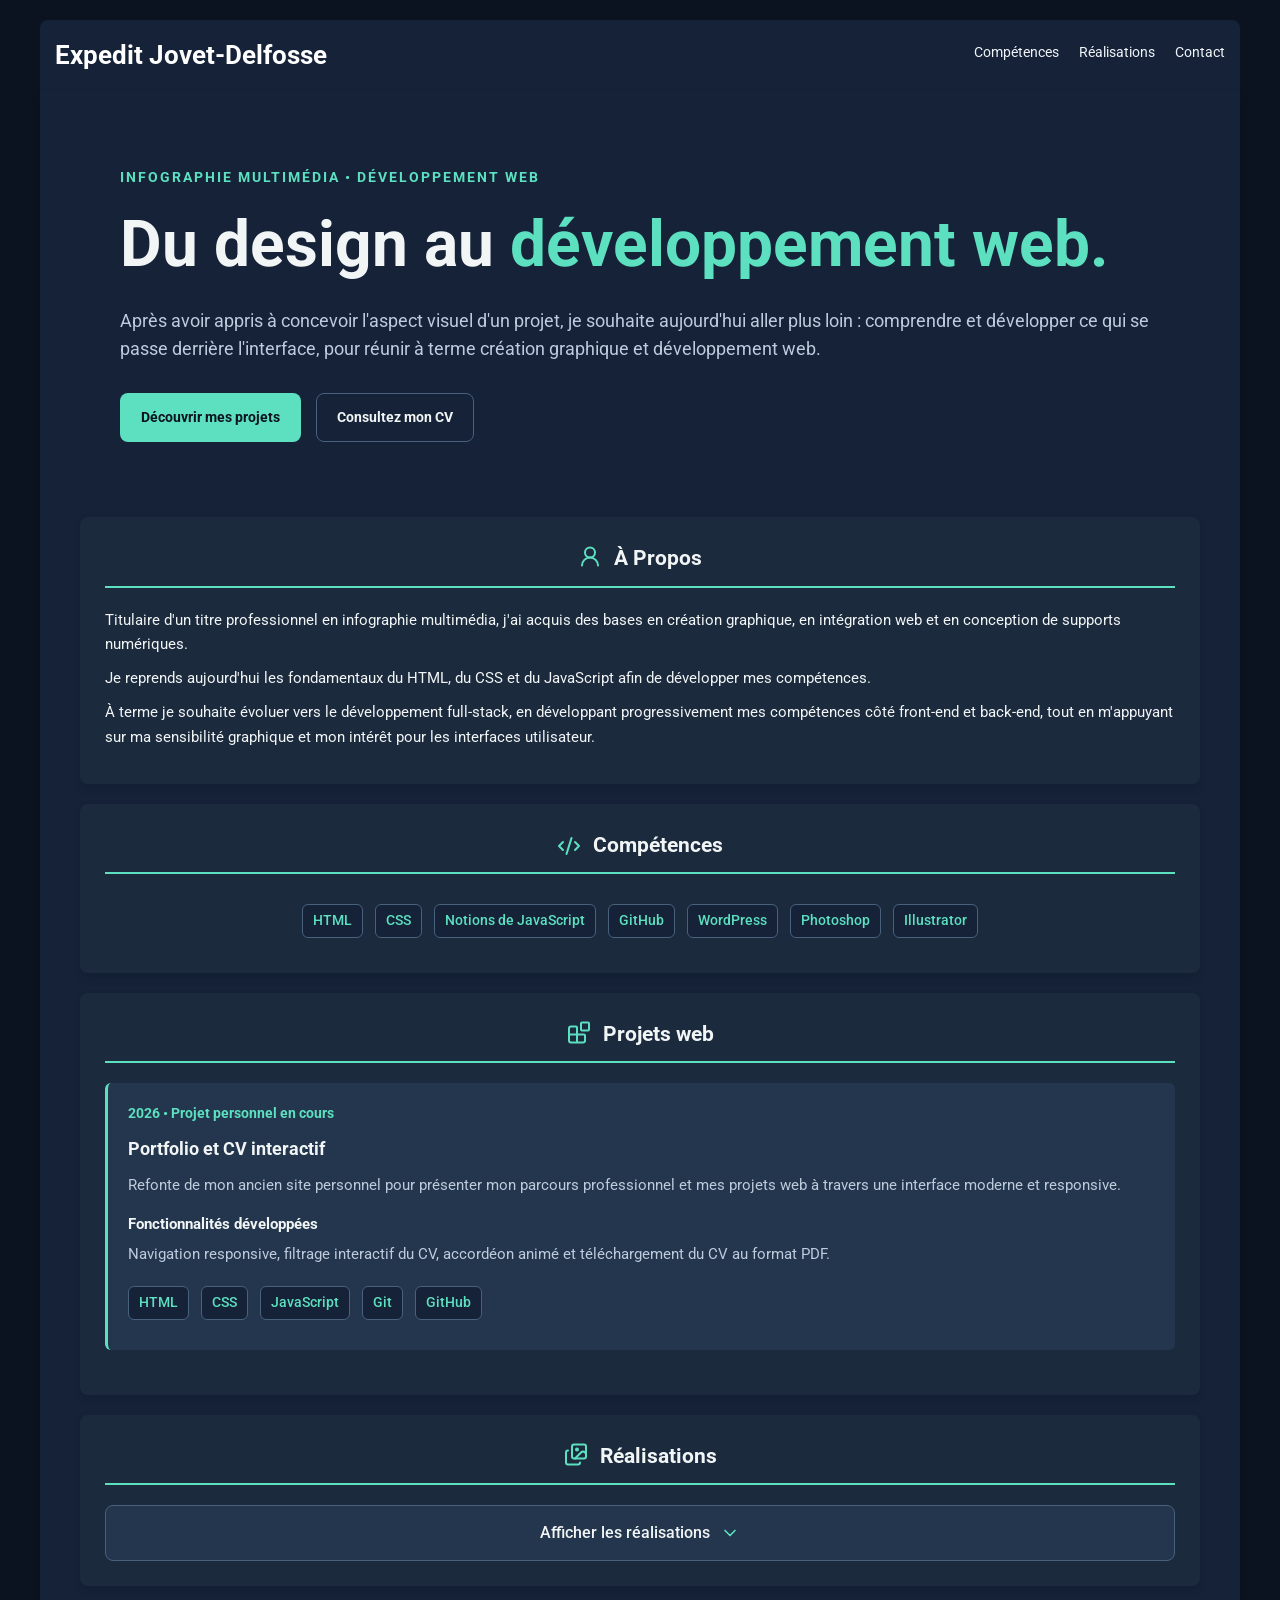
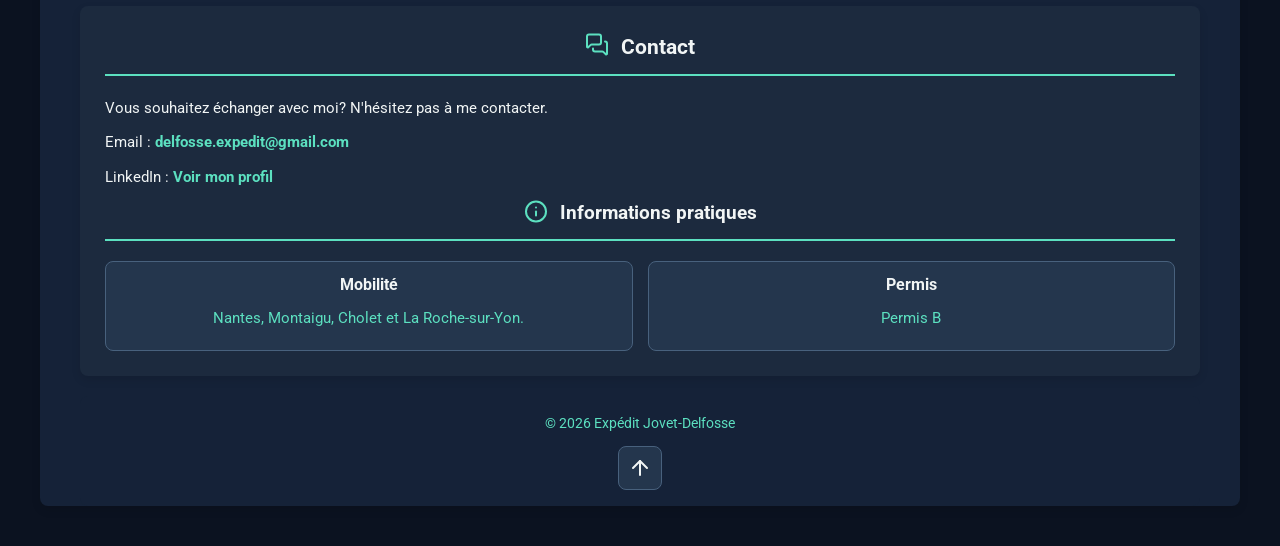
<file: index.html>
<!DOCTYPE html>
<html lang="fr">
<head>
  <meta charset="UTF-8">
  <meta name="viewport" content="width=device-width, initial-scale=1.0">
  <title>Portfolio - Expédit Jovet-Delfosse</title>
  <link rel="stylesheet" href="styles.css">
  <script src="portfolio.js" defer></script>
  <link rel="preconnect" href="https://fonts.googleapis.com">
  <link rel="preconnect" href="https://fonts.gstatic.com" crossorigin>
  <link href="https://fonts.googleapis.com/css2?family=Roboto:wght@300;400;700&display=swap" rel="stylesheet">
</head>

<body class="portfolio-page">

  <header id="up" class="header">
        <div class="header-inner">
          <h1 class="title">Expedit Jovet-Delfosse</h1>

      <nav class="site-nav" aria-label="Navigation principale">
      <a href="#competences-title">Compétences</a>
      <a href="#realisations-title">Réalisations</a>
      <a href="#contact-title">Contact</a>
      </nav>
        </div>
  </header>

  <div class="container">

    <main class="main-content" aria-label="Contenu principal">

      <section class="hero" aria-labelledby="hero-title">
        <p class="hero-eyebrow">
          INFOGRAPHIE MULTIMÉDIA • DÉVELOPPEMENT WEB
        </p>

        <h2 id="hero-title">
          Du design au <span>développement web.</span>
        </h2>

        <p class="hero-description">
          Après avoir appris à concevoir l'aspect visuel d'un projet, je souhaite aujourd'hui aller plus loin : comprendre et développer ce qui se passe derrière l'interface, pour réunir à terme création graphique et développement web.
        </p>

        <div class="hero-actions">
          <a class="hero-button hero-button-primary" href="#projets-title">
            Découvrir mes projets
          </a>

          <a class="hero-button hero-button-secondary" href="cv.html">
            Consultez mon CV
          </a>
        </div>
      </section>

      <section class="section" aria-labelledby="apropos-title">
        <h2 id="apropos-title" class="section-title-icon">
          <svg xmlns="http://www.w3.org/2000/svg"
          width="24"
          height="24"
          viewBox="0 0 24 24"
          fill="none"
          stroke="currentColor"
          stroke-width="2"
          stroke-linecap="round"
          stroke-linejoin="round"
          aria-hidden="true"
          focusable="false"
          class="lucide lucide-user-round preview-icon">
          <circle cx="12" cy="8" r="5"/>
          <path d="M20 21a8 8 0 0 0-16 0"/>
        </svg>
          À Propos</h2>
        <p>
          Titulaire d'un titre professionnel en infographie multimédia, j'ai acquis des bases en création graphique, en intégration web et en conception de supports numériques.
        </p>
        <p>
          Je reprends aujourd'hui les fondamentaux du HTML, du CSS et du JavaScript afin de développer mes compétences.
        </p>
        <p>
          À terme je souhaite évoluer vers le développement full-stack, en développant progressivement mes compétences côté front-end et back-end, tout en m'appuyant sur ma sensibilité graphique et mon intérêt pour les interfaces utilisateur.
        </p>
      </section>
      <section class="section" aria-labelledby="competences-title">
        <h2 id="competences-title" class="section-title-icon">
          <svg xmlns="http://www.w3.org/2000/svg"
          width="24"
          height="24"
          viewBox="0 0 24 24"
          fill="none"
          stroke="currentColor"
          stroke-width="2"
          stroke-linecap="round"
          stroke-linejoin="round"
          aria-hidden="true"
          focusable="false"
          class="lucide lucide-code-xml">
          <path d="m18 16 4-4-4-4"/>
          <path d="m6 8-4 4 4 4"/>
          <path d="m14.5 4-5 16"/>
        </svg>
          Compétences</h2>

        <div class="skills" role="list">
        <span class="skill" role="listitem">HTML</span>
        <span class="skill" role="listitem">CSS</span>
        <span class="skill" role="listitem">Notions de JavaScript</span>
        <span class="skill" role="listitem">GitHub</span>
        <span class="skill" role="listitem">WordPress</span>
        <span class="skill" role="listitem">Photoshop</span>
        <span class="skill" role="listitem">Illustrator</span>
      </div>
      </section>


      <section class="section" aria-labelledby="projets-title">
        <h2 id="projets-title" class="section-title-icon">
          <svg xmlns="http://www.w3.org/2000/svg"
          width="24"
          height="24"
          viewBox="0 0 24 24"
          fill="none"
          stroke="currentColor"
          stroke-width="2"
          stroke-linecap="round"
          stroke-linejoin="round"
          aria-hidden="true"
          focusable="false"
          class="lucide lucide-blocks">
          <path d="M10 22V7a1 1 0 0 0-1-1H4a2 2 0 0 0-2 2v12a2 2 0 0 0 2 2h12a2 2 0 0 0 2-2v-5a1 1 0 0 0-1-1H2"/>
          <rect x="14" y="2" width="8" height="8" rx="1"/>
        </svg>
        Projets web</h2>

      <article class="realisation-card projet-card">
        <p class="realisation-date">2026 • Projet personnel en cours</p>

        <h3>Portfolio et CV interactif</h3>

        <p>Refonte de mon ancien site personnel pour présenter mon parcours professionnel et mes projets web à travers une interface moderne et responsive.</p>

        <h4>Fonctionnalités développées</h4>
        <p>Navigation responsive, filtrage interactif du CV, accordéon animé et téléchargement du CV au format PDF.</p>

        <div class="skills projet-technologies">
          <span class="skill">HTML</span>
          <span class="skill">CSS</span>
          <span class="skill">JavaScript</span>
          <span class="skill">Git</span>
          <span class="skill">GitHub</span>
        </div>
      </article>
      </section>

      <section class="section" aria-labelledby="realisations-title">
        <h2 id="realisations-title" class="section-title-icon">
          <svg xmlns="http://www.w3.org/2000/svg"
          width="24"
          height="24"
          viewBox="0 0 24 24"
          fill="none"
          stroke="currentColor"
          stroke-width="2"
          stroke-linecap="round"
          stroke-linejoin="round"
          aria-hidden="true"
          focusable="false"
          class="lucide lucide-images">
          <path d="m22 11-1.296-1.296a2.4 2.4 0 0 0-3.408 0L11 16"/>
          <path d="M4 8a2 2 0 0 0-2 2v10a2 2 0 0 0 2 2h10a2 2 0 0 0 2-2"/>
          <circle cx="13" cy="7" r="1" fill="currentColor"/>
          <rect x="8" y="2" width="14" height="14" rx="2"/>
        </svg>
          Réalisations</h2>

        <div class="realisations-accordion">
          <button
            type="button"
            class="realisations-toggle"
            aria-expanded="false"
            aria-controls="realisations-content">

            Afficher les réalisations
            <svg xmlns="http://www.w3.org/2000/svg" width="24" height="24" viewBox="0 0 24 24" fill="none" stroke="currentColor" stroke-width="2" stroke-linecap="round" stroke-linejoin="round" class="lucide lucide-chevron-down" aria-hidden="true" focusable="false"><path d="m6 9 6 6 6-6"/></svg>
          </button>

          <div id="realisations-content" class="realisations-content">
            <div class="realisations-content-inner">

        <article class="realisation-card">
          <p class="realisation-date">2018 • Projet graphique non commercialisé</p>

          <h3>Création d'une étiquette de bière - Projet Middle-earth Enterprises</h3>

          <p>
            Conception graphique d'une étiquette de bière dans le cadre d'un projet collaboratif à but non lucratif, finalement non exploité.
          </p>
        </article>

        <article class="realisation-card">
          <p class="realisation-date">2014 • Réalisation graphique et numérique</p>
          <h3>Application mobile d'apprentissage du Sindarin - Encom</h3>
          <p>Participation à la conception graphique d'une application mobile dédiée à l'apprentissage du Sindarin, une langue elfique de l'univers de Tolkien.</p>
          <p>Création d'éléments graphiques sous Photoshop, mise en page, intégration et disposition des textes au sein de l'interface.</p>
        </article>

        <article class="realisation-card">
          <p class="realisation-date">2014 • Réalisation web</p>

          <h3>Site vitrine - Addon's Informatique</h3>

          <p>Participation à la conception graphique et à l'intégration d'un site vitrine.</p>
        </article>

            </div>
          </div>
        </div>
      </section>

      <section class="section contact" aria-labelledby="contact-title">
        <h2 id="contact-title" class="section-title-icon">
          <svg xmlns="http://www.w3.org/2000/svg"
          width="24"
          height="24"
          viewBox="0 0 24 24"
          fill="none"
          stroke="currentColor"
          stroke-width="2"
          stroke-linecap="round"
          stroke-linejoin="round"
          aria-hidden="true"
          focusable="false"
          class="lucide lucide-messages-square">
          <path d="M16 10a2 2 0 0 1-2 2H6.828a2 2 0 0 0-1.414.586l-2.202 2.202A.71.71 0 0 1 2 14.286V4a2 2 0 0 1 2-2h10a2 2 0 0 1 2 2z"/>
          <path d="M20 9a2 2 0 0 1 2 2v10.286a.71.71 0 0 1-1.212.502l-2.202-2.202A2 2 0 0 0 17.172 19H10a2 2 0 0 1-2-2v-1"/>
        </svg>
          Contact</h2>

        <p>Vous souhaitez échanger avec moi? N'hésitez pas à me contacter.</p>

        <p>Email :
        <a href="mailto:delfosse.expedit@gmail.com">delfosse.expedit@gmail.com</a>
        </p>

        <p>LinkedIn :
          <a href="https://www.linkedin.com/in/expedit-jd"
          target="_blank"
          rel="noopener noreferrer">

          Voir mon profil
          </a>
        </p>

        <div class="contact-info">
          <h3 id="infos-title" class="section-title-icon">
            <svg xmlns="http://www.w3.org/2000/svg"
            width="24"
            height="24"
            viewBox="0 0 24 24"
            fill="none"
            stroke="currentColor"
            stroke-width="2"
            stroke-linecap="round"
            stroke-linejoin="round"
            class="lucide lucide-info"
            aria-hidden="true"
            focusable="false">
            <circle cx="12" cy="12" r="10"/>
            <path d="M12 16v-4"/>
            <path d="M12 8h.01"/>
          </svg>
          Informations pratiques</h3>

          <div class="info-grid">
            <div class="info-item">
              <span class="info-label">Mobilité</span>
                <p class="info-mobility">Nantes, Montaigu, Cholet et La Roche-sur-Yon.</p>
            </div>

            <div class="info-item">
              <span class="info-label">Permis</span>
              <p class="info-mobility">Permis B</p>
            </div>
          </div>
        </div>
      </section>
      <footer class="footer" role="contentinfo">
        <p>© 2026 Expédit Jovet-Delfosse</p>

        <a href="#up" class="back-to-top" aria-label="Retour en haut de page">
  <svg xmlns="http://www.w3.org/2000/svg"
       width="24"
       height="24"
       viewBox="0 0 24 24"
       fill="none"
       stroke="currentColor"
       stroke-width="2"
       stroke-linecap="round"
       stroke-linejoin="round"
       aria-hidden="true"
       focusable="false">
    <line x1="12" y1="19" x2="12" y2="5"/>
    <polyline points="5 12 12 5 19 12"/>
  </svg>
</a>
      </footer>
    </main>
  </div>
</body>
</html>
</file>
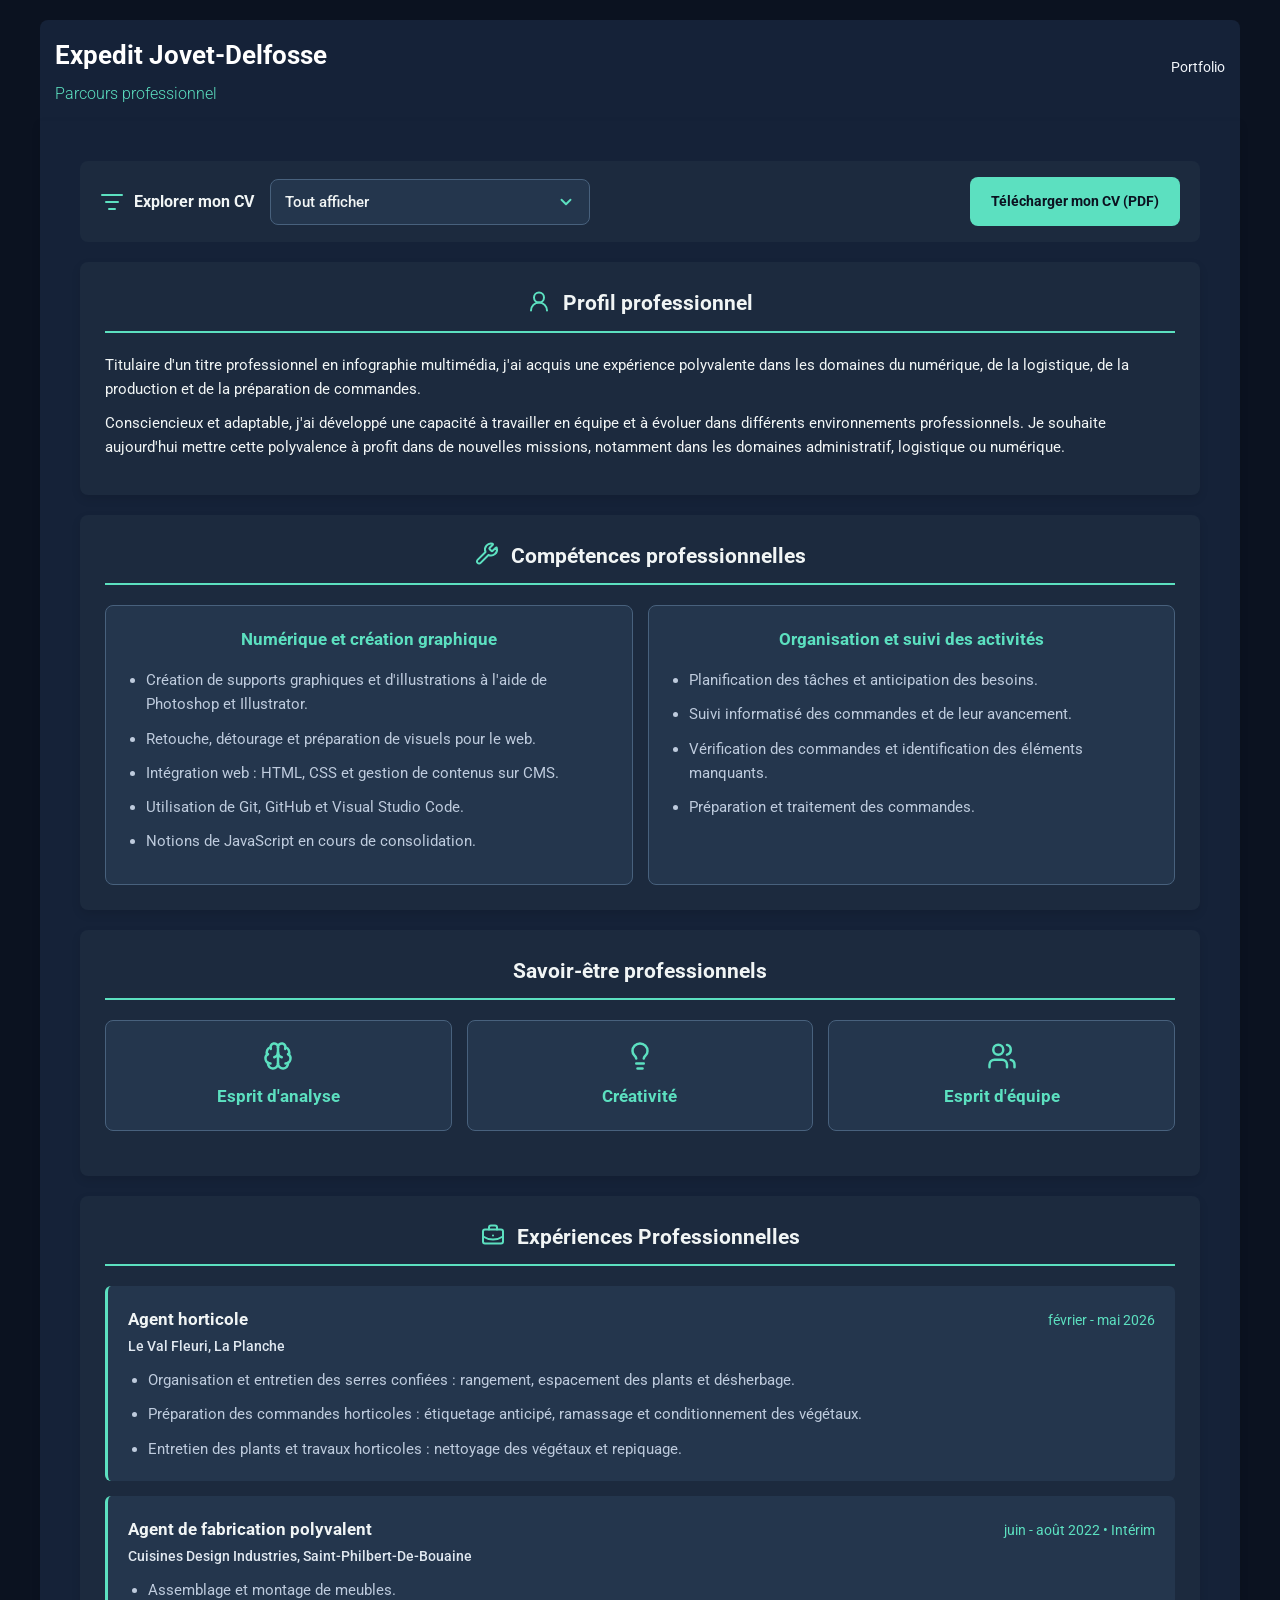
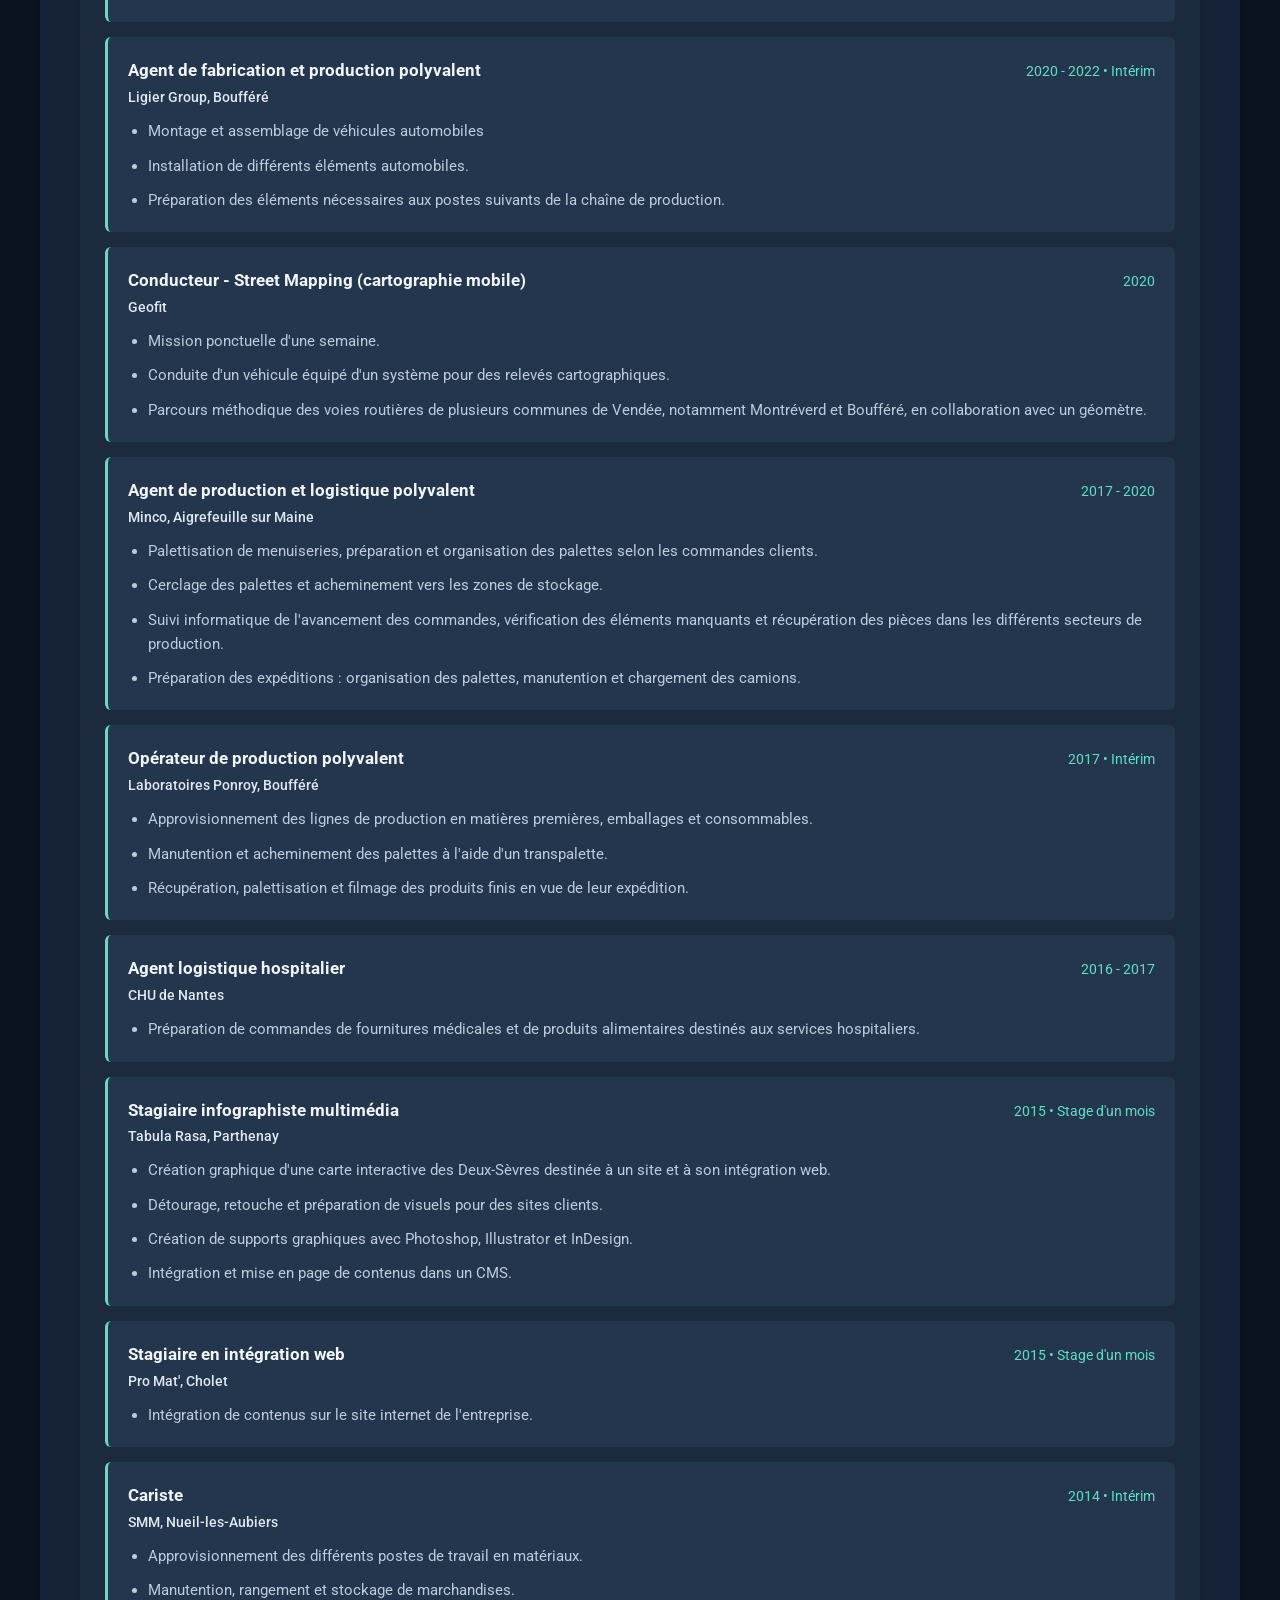
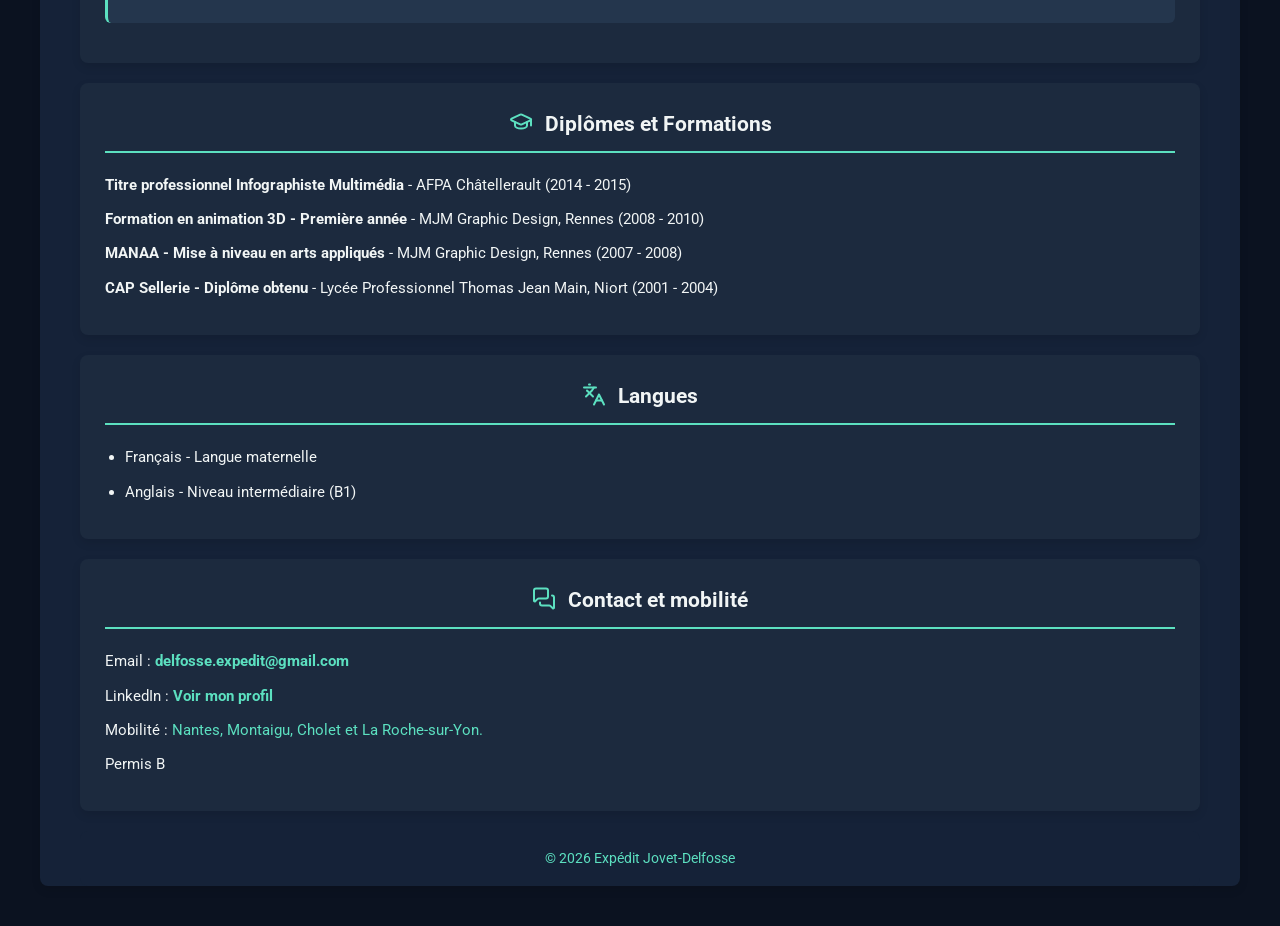
<file: cv.html>
<!DOCTYPE html>
<html lang="fr">
    <head>
        <meta charset="UTF-8">
        <meta name="viewport" content="width=device-width, initial-scale=1.0">
        <title>CV professionnel | Expedit Jovet-Delfosse</title>
        <link rel="stylesheet" href="styles.css">
        <script src="cv.js" defer></script>
        <link rel="preconnect" href="https://fonts.googleapis.com">
        <link rel="preconnect" href="https://fonts.gstatic.com" crossorigin>
        <link href="https://fonts.googleapis.com/css2?family=Roboto:wght@300;400;700&display=swap" rel="stylesheet">
    </head>

    <body class="cv-page">
        <header id="up" class="header">
            <div class="header-inner">
                <div class="header-identity">
                  <h1 class="title">Expedit Jovet-Delfosse</h1>
                  <p class="subtitle">Parcours professionnel</p>
                </div>
                <nav class="site-nav" aria-label="Navigation du CV">
                  <a href="index.html">Portfolio</a>
                </nav>
            </div>
        </header>

        <div class="container">
            <main class="main-content" >
                <div class="cv-filter">
                    <div class="cv-filter-controls">
                        <label for="cv-section-select">
                            <svg xmlns="http://www.w3.org/2000/svg"
                                 width="24"
                                 height="24"
                                 viewBox="0 0 24 24"
                                 fill="none"
                                 stroke="currentColor"
                                 stroke-width="2"
                                 stroke-linecap="round"
                                 stroke-linejoin="round"
                                 aria-hidden="true"
                                 focusable="false"
                                 class="lucide lucide-list-filter">
                                <path d="M2 5h20"/>
                                <path d="M6 12h12"/>
                                <path d="M9 19h6"/>
                            </svg>
                            Explorer mon CV
                        </label>

                        <select name="cv-section" id="cv-section-select">
                            <option value="all">Tout afficher</option>
                            <option value="profil">Profil professionnel</option>
                            <option value="competences">Compétences &amp; savoir-être</option>
                            <option value="experiences">Expériences pro.</option>
                            <option value="formations">Formations et langues</option>
                            <option value="contact">Contact et mobilité</option>
                        </select>
                    </div>

                    <a href="documents/CV_Expedit_Jovet-Delfosse.pdf" class="hero-button hero-button-primary cv-download" download>
                        Télécharger mon CV (PDF)
                    </a>
                </div>

                <section class="section" aria-labelledby="parcours-title" data-cv-section="profil">
                  <h2 id="parcours-title" class="section-title-icon">
                    <svg xmlns="http://www.w3.org/2000/svg" width="24" height="24" viewBox="0 0 24 24" fill="none" stroke="currentColor" stroke-width="2" stroke-linecap="round" stroke-linejoin="round" class="lucide lucide-user-round" aria-hidden="true" focusable="false"><circle cx="12" cy="8" r="5"/><path d="M20 21a8 8 0 0 0-16 0"/></svg>
                    Profil professionnel</h2>
                  <p>
                    Titulaire d'un titre professionnel en infographie multimédia, j'ai acquis une expérience polyvalente dans les domaines du numérique, de la logistique, de la production et de la préparation de commandes.
                  </p>
                  <p>
                    Consciencieux et adaptable, j'ai développé une capacité à travailler en équipe et à évoluer dans différents environnements professionnels. Je souhaite aujourd'hui mettre cette polyvalence à profit dans de nouvelles missions, notamment dans les domaines administratif, logistique ou numérique.
                  </p>
                </section>

                <section class="section" aria-labelledby="competences-pro-title" data-cv-section="competences">
        <h2 id="competences-pro-title" class="section-title-icon">
            <svg xmlns="http://www.w3.org/2000/svg" width="24" height="24" viewBox="0 0 24 24" fill="none" stroke="currentColor" stroke-width="2" stroke-linecap="round" stroke-linejoin="round" class="lucide lucide-wrench" aria-hidden="true" focusable="false"><path d="M14.7 6.3a1 1 0 0 0 0 1.4l1.6 1.6a1 1 0 0 0 1.4 0l3.106-3.105c.32-.322.863-.22.983.218a6 6 0 0 1-8.259 7.057l-7.91 7.91a1 1 0 0 1-2.999-3l7.91-7.91a6 6 0 0 1 7.057-8.259c.438.12.54.662.219.984z"/></svg>
            <span>Compétences professionnelles</span></h2>

        <div class="competences-pro-grid">
            <div class="competence-pro-card">
        <h3>Numérique et création graphique</h3>
        <ul>
            <li>Création de supports graphiques et d'illustrations à l'aide de Photoshop et Illustrator.</li>
            <li>Retouche, détourage et préparation de visuels pour le web.</li>
            <li>Intégration web : HTML, CSS et gestion de contenus sur CMS.</li>
            <li>Utilisation de Git, GitHub et Visual Studio Code.</li>
            <li>Notions de JavaScript en cours de consolidation.</li>
        </ul>
        </div>

        <div class="competence-pro-card">
        <h3>Organisation et suivi des activités</h3>
        <ul>
            <li>Planification des tâches et anticipation des besoins.</li>
            <li>Suivi informatisé des commandes et de leur avancement.</li>
            <li>Vérification des commandes et identification des éléments manquants.</li>
            <li>Préparation et traitement des commandes.</li>
        </ul>
        </div>
        </div>
      </section>

      <section class="section" aria-labelledby="softskills-cv-title" data-cv-section="competences">
  <h2 id="softskills-cv-title">Savoir-être professionnels</h2>

  <div class="softskills-grid">
    <article class="softskill-card">
        <svg xmlns="http://www.w3.org/2000/svg"
        width="24"
        height="24"
        viewBox="0 0 24 24"
        fill="none"
        stroke="currentColor"
        stroke-width="2"
        stroke-linecap="round"
        stroke-linejoin="round"
        aria-hidden="true"
        focusable="false"
        class="lucide lucide-brain"
        >
        <path d="M12 18V5"/>
        <path d="M15 13a4.17 4.17 0 01-3-4 4.17 4.17 0 01-3 4"/>
        <path d="M17.707 6.294A3 3 0 1012 5a3 3 0 10-5.707 1.294"/>
        <path d="M17.996 5.125a4 4 0 012.526 5.77"/>
        <path d="M18 18a4 4 0 002-7.465"/>
        <path d="M19.967 17.482a4 4 0 11-7.967.517 4 4 0 11-7.967-.517"/>
        <path d="M6 18a4 4 0 01-2-7.465"/>
        <path d="M6.004 5.125a4 4 0 00-2.526 5.77"/>
    </svg>

      <h3>Esprit d'analyse</h3>
    </article>

    <article class="softskill-card">
        <svg xmlns="http://www.w3.org/2000/svg"
        width="24"
        height="24"
        viewBox="0 0 24 24"
        fill="none"
        stroke="currentColor"
        stroke-width="2"
        stroke-linecap="round"
        stroke-linejoin="round"
        class="lucide lucide-lightbulb"
        aria-hidden="true"
        focusable="false"
        >
        <path d="M15 14c.2-1 .7-1.7 1.5-2.5 1-.9 1.5-2.2 1.5-3.5A6 6 0 0 0 6 8c0 1 .2 2.2 1.5 3.5.7.7 1.3 1.5 1.5 2.5"/>
        <path d="M9 18h6"/>
        <path d="M10 22h4"/>
    </svg>

      <h3>Créativité</h3>
    </article>

    <article class="softskill-card">
        <svg xmlns="http://www.w3.org/2000/svg"
        width="24"
        height="24"
        viewBox="0 0 24 24"
        fill="none"
        stroke="currentColor"
        stroke-width="2"
        stroke-linecap="round"
        stroke-linejoin="round"
        class="lucide lucide-users"
        aria-hidden="true"
        focusable="false"
        >
        <path d="M16 21v-2a4 4 0 0 0-4-4H6a4 4 0 0 0-4 4v2"/>
        <path d="M16 3.128a4 4 0 0 1 0 7.744"/>
        <path d="M22 21v-2a4 4 0 0 0-3-3.87"/>
        <circle cx="9" cy="7" r="4"/>
    </svg>

      <h3>Esprit d'équipe</h3>
    </article>
  </div>
</section>

                 <section class="section" aria-labelledby="experience-title" data-cv-section="experiences">
        <h2 id="experience-title" class="section-title-icon">
            <svg xmlns="http://www.w3.org/2000/svg" width="24" height="24" viewBox="0 0 24 24" fill="none" stroke="currentColor" stroke-width="2" stroke-linecap="round" stroke-linejoin="round" class="lucide lucide-briefcase-business" aria-hidden="true" focusable="false"><path d="M12 12h.01"/><path d="M16 6V4a2 2 0 0 0-2-2h-4a2 2 0 0 0-2 2v2"/><path d="M22 13a18.15 18.15 0 0 1-20 0"/><rect width="20" height="14" x="2" y="6" rx="2"/></svg>
            <span>Expériences Professionnelles</span></h2>
        <article class="experience-card">
            <div class="experience-card-heading">
          <h3>Agent horticole</h3>
          <span class="experience-period">février - mai 2026</span>
          </div>
          <p class="experience-employer">Le Val Fleuri, La Planche</p>

          <ul>
            <li>Organisation et entretien des serres confiées : rangement, espacement des plants et désherbage.</li>
            <li>Préparation des commandes horticoles : étiquetage anticipé, ramassage et conditionnement des végétaux.</li>
            <li>Entretien des plants et travaux horticoles : nettoyage des végétaux et repiquage.</li>
          </ul>
        </article>
        <article class="experience-card">
            <div class="experience-card-heading">
            <h3>Agent de fabrication polyvalent</h3>
            <span class="experience-period">juin - août 2022 • Intérim</span>
            </div>
            <p class="experience-employer">Cuisines Design Industries, Saint-Philbert-De-Bouaine</p>
            <ul>
                <li>Assemblage et montage de meubles.</li>
            </ul>
        </article>
        <article class="experience-card">
            <div class="experience-card-heading">
          <h3>Agent de fabrication et production polyvalent</h3>
          <span class="experience-period">2020 - 2022 • Intérim</span>
          </div>
          <p class="experience-employer">Ligier Group, Boufféré</p>
          <ul>
            <li>Montage et assemblage de véhicules automobiles</li>
            <li>Installation de différents éléments automobiles.</li>
            <li>Préparation des éléments nécessaires aux postes suivants de la chaîne de production.</li>
          </ul>
        </article>
        <article class="experience-card">
            <div class="experience-card-heading">
          <h3>Conducteur - Street Mapping (cartographie mobile)</h3>
          <span class="experience-period">2020</span>
          </div>
          <p class="experience-employer">Geofit</p>
          <ul>
            <li>Mission ponctuelle d'une semaine.</li>
            <li>Conduite d'un véhicule équipé d'un système pour des relevés cartographiques.</li>
            <li>Parcours méthodique des voies routières de plusieurs communes de Vendée, notamment Montréverd et Boufféré, en collaboration avec un géomètre.</li>
          </ul>
        </article>
        <article class="experience-card">
            <div class="experience-card-heading">
          <h3>Agent de production et logistique polyvalent</h3>
          <span class="experience-period">2017 - 2020</span>
          </div>
          <p class="experience-employer">Minco, Aigrefeuille sur Maine</p>
          <ul>
            <li>Palettisation de menuiseries, préparation et organisation des palettes selon les commandes clients.</li>
            <li>Cerclage des palettes et acheminement vers les zones de stockage.</li>
            <li>Suivi informatique de l'avancement des commandes, vérification des éléments manquants et récupération des pièces dans les différents secteurs de production.</li>
            <li>Préparation des expéditions : organisation des palettes, manutention et chargement des camions.</li>
          </ul>
        </article>

        <article class="experience-card">
            <div class="experience-card-heading">
          <h3>Opérateur de production polyvalent</h3>
          <span class="experience-period">2017 • Intérim</span>
          </div>
          <p class="experience-employer">Laboratoires Ponroy, Boufféré</p>
          <ul>
            <li>Approvisionnement des lignes de production en matières premières, emballages et consommables. </li>
            <li>Manutention et acheminement des palettes à l'aide d'un transpalette.</li>
            <li>Récupération, palettisation et filmage des produits finis en vue de leur expédition.</li>
          </ul>
        </article>
        <article class="experience-card">
            <div class="experience-card-heading">
          <h3>Agent logistique hospitalier</h3>
          <span class="experience-period">2016 - 2017</span>
          </div>
          <p class="experience-employer">CHU de Nantes</p>
          <ul>
            <li>Préparation de commandes de fournitures médicales et de produits alimentaires destinés aux services hospitaliers.</li>
          </ul>
        </article>
        <article class="experience-card">
            <div class="experience-card-heading">
          <h3>Stagiaire infographiste multimédia</h3>
          <span class="experience-period">2015 • Stage d'un mois</span>
          </div>
          <p class="experience-employer">Tabula Rasa, Parthenay</p>
          <ul>
            <li>Création graphique d'une carte interactive des Deux-Sèvres destinée à un site et à son intégration web.</li>
            <li>Détourage, retouche et préparation de visuels pour des sites clients.</li>
            <li>Création de supports graphiques avec Photoshop, Illustrator et InDesign.</li>
            <li>Intégration et mise en page de contenus dans un CMS.</li>
          </ul>
        </article>
        <article class="experience-card">
            <div class="experience-card-heading">
          <h3>Stagiaire en intégration web</h3>
          <span class="experience-period">2015 • Stage d'un mois</span>
          </div>
          <p class="experience-employer">Pro Mat', Cholet</p>
          <ul>
            <li>Intégration de contenus sur le site internet de l'entreprise.</li>
          </ul>
        </article>

        <article class="experience-card">
            <div class="experience-card-heading">
          <h3>Cariste</h3>
          <span class="experience-period">2014 • Intérim</span>
          </div>
          <p class="experience-employer">SMM, Nueil-les-Aubiers</p>
          <ul>
            <li>Approvisionnement des différents postes de travail en matériaux.</li>
            <li>Manutention, rangement et stockage de marchandises.</li>
          </ul>
        </article>
      </section>

      <section class="section" aria-labelledby="formation-title" data-cv-section="formations">
        <h2 id="formation-title" class="section-title-icon">
            <svg xmlns="http://www.w3.org/2000/svg" width="24" height="24" viewBox="0 0 24 24" fill="none" stroke="currentColor" stroke-width="2" stroke-linecap="round" stroke-linejoin="round" class="lucide lucide-graduation-cap" aria-hidden="true" focusable="false"><path d="M21.42 10.922a1 1 0 0 0-.019-1.838L12.83 5.18a2 2 0 0 0-1.66 0L2.6 9.08a1 1 0 0 0 0 1.832l8.57 3.908a2 2 0 0 0 1.66 0z"/><path d="M22 10v6"/><path d="M6 12.5V16a6 3 0 0 0 12 0v-3.5"/></svg>
            Diplômes et Formations</h2>

        <p><strong>Titre professionnel Infographiste Multimédia</strong> - AFPA Châtellerault (2014 - 2015)</p>

        <p><strong>Formation en animation 3D - Première année</strong> - MJM Graphic Design, Rennes (2008 - 2010)</p>

        <p><strong>MANAA - Mise à niveau en arts appliqués</strong> - MJM Graphic Design, Rennes (2007 - 2008)</p>

        <p><strong>CAP Sellerie - Diplôme obtenu</strong> - Lycée Professionnel Thomas Jean Main, Niort (2001 - 2004)</p>
      </section>

      <section class="section" aria-labelledby="langues-title" data-cv-section="formations">
        <h2 id="langues-title" class="section-title-icon">
            <svg xmlns="http://www.w3.org/2000/svg" width="24" height="24" viewBox="0 0 24 24" fill="none" stroke="currentColor" stroke-width="2" stroke-linecap="round" stroke-linejoin="round" class="lucide lucide-languages" aria-hidden="true" focusable="false"><path d="m5 8 6 6"/><path d="m4 14 6-6 2-3"/><path d="M2 5h12"/><path d="M7 2h1"/><path d="m22 22-5-10-5 10"/><path d="M14 18h6"/></svg>
            Langues</h2>

        <ul>
          <li>Français - Langue maternelle</li>
          <li>Anglais - Niveau intermédiaire (B1)</li>
        </ul>
      </section>

      <section class="section contact" aria-labelledby="contact-cv-title" data-cv-section="contact">
        <h2 id="contact-cv-title" class="section-title-icon">
            <svg xmlns="http://www.w3.org/2000/svg" width="24" height="24" viewBox="0 0 24 24" fill="none" stroke="currentColor" stroke-width="2" stroke-linecap="round" stroke-linejoin="round" class="lucide lucide-messages-square" aria-hidden="true" focusable="false"><path d="M16 10a2 2 0 0 1-2 2H6.828a2 2 0 0 0-1.414.586l-2.202 2.202A.71.71 0 0 1 2 14.286V4a2 2 0 0 1 2-2h10a2 2 0 0 1 2 2z"/><path d="M20 9a2 2 0 0 1 2 2v10.286a.71.71 0 0 1-1.212.502l-2.202-2.202A2 2 0 0 0 17.172 19H10a2 2 0 0 1-2-2v-1"/></svg>
            Contact et mobilité</h2>

        <p>
            Email :
            <a href="mailto:delfosse.expedit@gmail.com">
                delfosse.expedit@gmail.com
            </a>
        </p>

        <p>
    LinkedIn :
    <a href="https://www.linkedin.com/in/expedit-jd" target="_blank" rel="noopener noreferrer">

      Voir mon profil
    </a>
  </p>

        <p>Mobilité : <span class="info-mobility">Nantes, Montaigu, Cholet et La Roche-sur-Yon.</span></p>
        <p>Permis B</p>
      </section>
      <footer class="footer" role="contentinfo">
        <p>© 2026 Expédit Jovet-Delfosse</p>
        <a href="#up" class="back-to-top cv-back-to-top" aria-label="Retour en haut de page">
            <svg xmlns="http://www.w3.org/2000/svg"
       width="24"
       height="24"
       viewBox="0 0 24 24"
       fill="none"
       stroke="currentColor"
       stroke-width="2"
       stroke-linecap="round"
       stroke-linejoin="round"
       aria-hidden="true"
       focusable="false">
    <line x1="12" y1="19" x2="12" y2="5"/>
    <polyline points="5 12 12 5 19 12"/>
  </svg>
        </a>
      </footer>
            </main>
        </div>
    </body>
</html>
</file>
<file: styles.css>
/* Variables globales */
:root {
  --main-bg: #152238; /* Couleur principale (sidebar, header) */
  --accent-color: #5ce0c0; /* Couleur d'accent (titres, liens hover, etc.) */
  --light-bg: #f8f9fa; /* Couleur de fond globale */
  --white: #ffffff; /* Blanc */
  --font-color: #333; /* Couleur de texte par défaut */
  --border-radius: 8px; /* Rayon de bordure */
  --box-shadow: 0px 4px 10px rgba(0, 0, 0, 0.1);

  /* Nouvelle palette sombre*/
  --page-bg:#0b1220;
  --surface-bg:#152238;
  --card-bg: #1c2a3e;
  --text-light: #f1f5f5;
}

/* Réinitialisation et styles de base */
* {
  margin: 0;
  padding: 0;
  box-sizing: border-box;
}

body {
  font-family: "Roboto", sans-serif;
  background-color: var(--page-bg);
  color: var(--font-color);
  line-height: 1.6;
}

/* Conteneur principal */
.container {
  width: 95%;
  max-width: 1200px;
  margin: 20px auto 40px;
  background: var(--surface-bg);
  padding: 20px;
  box-shadow: var(--box-shadow);
  border-radius: var(--border-radius);
}


/* Bloc compétences */
.skills {
  display: flex;
  flex-wrap: wrap;
  gap: 12px;
  padding: 10px 0;
  justify-content: center;

}

.skill {
  background: var(--surface-bg);
  color: var(--accent-color);
  padding: 5px 10px;
  border: 1px solid #48617d;
  border-radius: 6px;
  font-weight: 500;
  text-align: center;
  font-size: 0.85em;
}

/* Grille des savoir-être*/
.softskills-grid {
  display: grid;
  grid-template-columns: repeat(3, minmax(0, 1fr));
  gap: 15px;
}

/* Cartes des savoir-être*/
.softskill-card {
  background: #24364d;
  border: 1px solid #48617d;
  border-radius: 8px;
  padding: 20px;
  display: flex;
  flex-direction: column;
  align-items: center;
  justify-content: center;
}

/* Pictogrammes des savoir-être */
.softskill-card svg {
  width: 30px;
  height: 30px;
  color: var(--accent-color);
  margin-bottom: 12px;
  flex-shrink: 0;
}

.section .softskill-card h3 {
  color: var(--accent-color);
  font-size: 1.05em;
  text-align: center;
  margin-bottom: 0;
}

.softskill-card p {
  color: #becbdd;
  margin-bottom: 0;
}

/* Cartes des réalisation */
.realisation-card {
  background: #24364d;
  border-left: 3px solid var(--accent-color);
  border-radius: 6px;
  padding: 20px;
  margin-top: 15px;
}

.realisation-card h3 {
  color: var(--text-light);
  text-align: left;
  font-size: 1.1em;
  margin-bottom: 10px;
}

.realisation-card p {
  color: #becbdd;
}

.realisation-card .realisation-date {
  color: var(--accent-color);
  font-size: 0.85em;
  font-weight: 700;
}

/* Sous-titre des cartes de projets web */
.projet-card h4 {
  color: var(--text-light);
  font-size: 0.95rem;
  font-weight: 700;
  text-align: left;
  margin: 14px 0 6px;
}

/* Technologies des projets web */
.projet-technologies {
  justify-content: flex-start;
}

/* Bouton de l'accordéon */
.realisations-toggle {
  display: flex;
  width: 100%;
  padding: 14px 18px;
  background: #24364d;
  color: var(--text-light);
  border: 1px solid #48617d;
  border-radius: 8px;
  font: inherit;
  font-weight: 500;
  align-items: center;
  justify-content: center;
  gap: 10px;
  cursor: pointer;
  transition: background-color 0.2s ease,
              border-color 0.2s ease;
}

/* Chevron de l'accordéon */
.realisations-toggle svg {
  width: 20px;
  height: 20px;
  color: var(--accent-color);
  flex-shrink: 0;
  transition: transform 0.3s ease;
}

/* Rotation à l'ouverture */
.realisations-accordion.is-open .realisations-toggle svg {
  transform: rotate(180deg);
}

.realisations-toggle:hover {
  background: #2b4059;
  border-color: var(--accent-color);
  color: var(--accent-color);
}

.realisations-toggle:focus-visible {
  outline: 2px solid var(--accent-color);
  outline-offset: 2px;
}

/* Panneau animé */
.realisations-content {
  display: grid;
  grid-template-rows: 0fr;
  transition: grid-template-rows 0.35s ease;
}

.realisations-content-inner {
  min-height: 0;
  overflow: hidden;
}

.realisations-accordion.is-open .realisations-content {
  grid-template-rows: 1fr;
}

/* Contenu principal */
.main-content {
  width: 100%;
  padding: 20px;
  min-width: 0;
  background: var(--surface-bg);
}

/* En-tête du contenu principal */
.header {
  width: min(1200px, 95%);
  margin: 20px auto 0;
  text-align: center;
  background: var(--main-bg);
  color: var(--white);
  padding: 15px;
  border-radius: var(--border-radius) var(--border-radius) 0 0;
  font-size: 22px;
}

/* Continuité entre le header et le contenu */
.header + .container {
  margin-top: 0;
  border-radius: 0 0 var(--border-radius) var(--border-radius);
}

.header-inner {
  display: flex;
  align-items: center;
  justify-content: space-between;
  gap: 30px;
}

.header .title {
  font-size: 26px;
  text-transform: none;
  color: var(--white);
}

.header .subtitle {
    font-size: 16px;
    font-weight: 300;
    margin-top: 8px;
    color: #becbdd;
}

/* Identité de l'en-tête du CV */
.header-identity .title,
.header-identity .subtitle {
  text-align: left;
}

.header-identity .subtitle {
  color: var(--accent-color);
  margin-top: 4px;
}

/* Navigation principale*/
.site-nav {
    display: flex;
    justify-content: center;
    flex-wrap: wrap;
    gap: 20px;
}

.site-nav a {
    color: #f1f5fa;
    font-size: 14px;
    font-weight: 400;
    text-decoration: none;
    padding-bottom: 5px;
    border-bottom: 2px solid transparent;
}

.site-nav a:hover,
.site-nav a:focus-visible {
    color: var(--accent-color);
    border-bottom-color:var(--accent-color);
    text-decoration: none;
}

/* Lien actif dans la navigation du portfolio */
.portfolio-page .site-nav a.is-active {
  color: var(--accent-color);
  border-bottom-color: var(--accent-color);
}


/* Titres généraux */
h1,
h2,
h3 {
  color: var(--text-light);
  font-weight: 700;
  text-align: center;
}

/* Introductions du portfolio*/
.hero {
  background: var(--surface-bg);
  padding: 35px 40px 45px;
  border-radius: var(--border-radius);
  margin: 0 0 30px;
}

.hero-eyebrow {
  color: var(--accent-color);
  font-size: 0.85rem;
  font-weight: 700;
  letter-spacing: 2px;
  margin-bottom: 20px;
}

.hero h2 {
  color: var(--text-light);
  font-size: clamp(2.2rem, 5vw, 4rem);
  line-height: 1.15;
  text-align: left;
  margin-bottom: 25px;
}

.hero h2 span {
  color: var(--accent-color);
}

.hero-description {
  color: #becbdd;
  font-size: 1.1rem;
  max-width: none;
  margin-bottom: 30px;
}

.hero-actions {
  display: flex;
  flex-wrap: wrap;
  gap: 15px;
}

.hero-button {
  display: inline-block;
  padding: 12px 20px;
  border-radius: 8px;
  font-size: 0.9rem;
  font-weight: 700;
  text-decoration: none;
  transition: background-color 0.25s ease,
              color 0.25s ease,
              border-color 0.25s ease;
}

.hero-button-primary {
  background: var(--accent-color);
  color: #0b1220;
  border: 1px solid transparent;
}

.hero-button-secondary {
  border: 1px solid #48617d;
  color: var(--text-light);
}

.hero-button-primary:hover {
  background: #152238;
  color: var(--accent-color);
  border-color: var(--accent-color);
  text-decoration: none;
}

.hero-button-secondary:hover {
  border-color: var(--accent-color);
  text-decoration: none;
}

/* Sections */
.section {
  margin: 20px 0;
  padding: 25px;
  background: var(--card-bg);
  color: var(--text-light);
  border-radius: var(--border-radius);
  box-shadow: var(--box-shadow);
}
/* Sections du porrtfolio uniquement */
.portfolio-page .section {
  scroll-margin-top: 20px;
}
/* Masquer les autres sections lors d'une navigation ciblée */
.portfolio-page.is-section-focused .section:not(.is-current-section),
.portfolio-page.is-section-focused .hero:not(.is-current-section) {
  display: none;
}

.section h2 {
  color: var(--text-light);
  border-bottom: 2px solid var(--accent-color);
  padding-bottom: 10px;
  margin-bottom: 20px;
  font-size: 1.3em;
}

/* Titres de section avec pictogrammes */
.section-title-icon {
  display: flex;
  align-items: center;
  justify-content: center;
  gap: 12px;
  width: 100%;


}

.section-title-icon svg {
  width: 24px;
  height: 24px;
  color: var(--accent-color);
  flex-shrink: 0;
  transform: translateY(-2.5px);
}

/* Ajustement de l'icône Compétences */
#competences-title svg {
  transform: translateY(0);
}

.section h3 {
  color: var(--text-light);
}

.section p,
.section li {
  font-size: 0.95em;
  margin-bottom: 10px;
}

.section ul {
  list-style-type: disc;
  padding-left: 20px;
  margin: 10px 0;
}

/* Titres d'expériences professionnelles optimisés */
section[aria-labelledby="experience-title"] h3 {
  color: var(--text-light);
  font-size: 1.05em;
  font-weight: 700;
  text-align: left;
  margin-bottom: 10px;
}

/* Test d'une carte d'experience plus structurée */
.experience-card-heading {
  display: flex;
  justify-content: space-between;
  align-items: baseline;
  flex-wrap: wrap;
  gap: 12px;
  margin-bottom: 2px;
}
.experience-card .experience-employer {
  color: #e0e8f0;
  font-size: 0.9rem;
  font-weight: 500;
  margin-bottom: 10px;
}
.experience-period {
  color: var(--accent-color);
  font-size: 0.85rem;
  white-space: nowrap;
}
.experience-card ul {
  margin-top: 0;
  margin-bottom: 0;
}
.experience-card li:last-child {
  margin-bottom: 0;
}


/* Cartes des expériences*/
section[aria-labelledby="experience-title"] article {
  background: #24364d;
  border-left: 3px solid var(--accent-color);
  border-radius: 6px;
  padding: 20px;
  margin-bottom: 15px;
}
section[aria-labelledby="experience-title"] .experience-card h3 {
  margin-bottom: 0;
}

/* Articles pour les expériences */
article {
  margin-bottom: 20px;
}

article h3 {
  margin-bottom: 5px;
}

article p {
  margin-bottom: 5px;
}

article ul {
  margin-left: 20px;
}

.section[aria-labelledby="experience-title"] article li {
  color: #becbdd;
}

/* Grille des compétences pro*/
.competences-pro-grid {
  display: grid;
  grid-template-columns: repeat(2, minmax(0, 1fr));
  gap: 15px;
}

.competence-pro-card {
  background: #24364d;
  border: 1px solid #48617d;
  border-radius: 8px;
  padding: 20px;
}

.section .competence-pro-card h3 {
  color: var(--accent-color);
  text-align: center;
  font-size: 1.05em;
  margin-bottom: 15px;
}

.competence-pro-card ul {
  padding-left: 20px;
}

.competence-pro-card li {
  margin-bottom: 10px;
  color: #becbdd;
}

/* Pied de page */
.footer {
  text-align: center;
  margin-top: 20px;
  font-size: 14px;
  color: var(--accent-color);
  background: var(--main-bg);
  padding: 10px;
  border-radius: var(--border-radius);
}

/* Réduire l'espace du footer du portfolio */
.portfolio-page .container, .portfolio-page .main-content {
  padding-bottom: 0;
}
.cv-page .container, .cv-page .main-content {
  padding-bottom: 0;
}

.footer {
   display: flex;
  flex-direction: column;
  align-items: center;
  gap: 12px;
  padding: 16px;
}
.back-to-top {
  display: flex;
  align-items: center;
  justify-content: center;
  width: 44px;
  height: 44px;
  color: var(--text-light);
  background: #24364d;
  border: 1px solid #48617d;
  border-radius: 8px;
  transition: color 0.2s ease,
              background-color 0.2s ease,
              border-color 0.2s ease;
}

.back-to-top:hover, .back-to-top:focus-visible {
  background: #2b4059;
  border-color: var(--accent-color);
  text-decoration: none;
  color: var(--accent-color);
}

.back-to-top:focus-visible {
  outline: 1px solid var(--accent-color);
}

/* Affichage conditionnel de la flèche du CV */
.cv-back-to-top {
  display: none;
}
.cv-back-to-top.is-visible {
  display: flex;
}

/* Liens */
a {
  color: var(--white);
  text-decoration: none;
  font-weight: bold;
  transition:
    color 0.3s ease,
    text-decoration 0.3s ease;
}

a:hover {
  text-decoration: underline;
  color: var(--accent-color);
}

/* Liens de la section Contact*/
.contact a {
  color: var(--accent-color);
}

.contact a:hover {
  color: var(--white);
  text-decoration: underline;
}

.contact-info h3{
  border-bottom: 2px solid var(--accent-color);
  margin-bottom: 20px;
  padding-bottom: 10px;
}

/* Informations pratiques du portfolio */
.info-grid {
  display: grid;
  grid-template-columns: repeat(2, minmax(0, 1fr));
  gap: 15px;
}

.info-item {
  background: #24364d;
  border: 1px solid #48617d;
  border-radius: 8px;
  padding: 10px;
  text-align: center;
}

.info-label {
  display: block;
  color: var(--text-light);
  font-weight: 700;
  margin-bottom: 8px;
}

/* Villes de mobilité du CV */
.info-mobility {
  color: var(--accent-color);
}

/* Sélecteur des sections du CV */

.cv-filter {
  display: flex;
  align-items: center;
  justify-content: space-between;
  gap: 16px;
  padding: 16px 20px;
  margin-bottom: 20px;
  background: var(--card-bg);
  border-radius: var(--border-radius);
}

.cv-filter-controls {
  display: flex;
  align-items: center;
  gap: 16px;
  min-width: 0;
}

.cv-filter-controls label {
  white-space: nowrap;
  flex-shrink: 0;
}

.cv-filter label {
  display: inline-flex;
  align-items: center;
  gap: 10px;
  color: var(--text-light);
  font-weight: 700;
}

.cv-filter label svg {
  color: var(--accent-color);
  flex-shrink: 0;
}

.cv-filter select {
  appearance: none;
  -webkit-appearance: none;

  width: 320px;
  max-width: 100%;
  height: 46px;
  padding: 10px 42px 10px 14px;

  background-color: #24364d;
  color: var(--text-light);

  border: 1px solid #48617d;
  border-radius: 8px;

  font: inherit;
  font-size: 0.95rem;
  font-weight: 500;
  cursor: pointer;

  transition:
    background-color 0.2s ease,
    border-color 0.2s ease;
    background-image: url("data:image/svg+xml,%3Csvg xmlns='http://www.w3.org/2000/svg' viewBox='0 0 24 24' fill='none' stroke='%235ce0c0' stroke-width='2.5' stroke-linecap='round' stroke-linejoin='round'%3E%3Cpath d='m6 9 6 6 6-6'/%3E%3C/svg%3E");
    background-repeat: no-repeat;
    background-position: right 14px center;
    background-size: 18px;
}

/* survol */
.cv-filter select:hover {
  background-color: #2b4059;
  border-color: var(--accent-color);
  color: var(--accent-color);
}

/* Clic et navigation clavier */
.cv-filter select:focus,
.cv-filter select:focus-visible {
  outline: 1px solid var(--accent-color);
  outline-offset: 1px;
}

/* Transition des sections du CV */
[data-cv-section] {
  transition: opacity 200ms ease;
}
[data-cv-section].cv-fade-out {
  opacity: 0;
}
[data-cv-section].cv-fade-in {
  animation: cv-fade-in 250ms ease both;
}

@keyframes cv-fade-in {
  from {
    opacity: 0;
  }
  to {
    opacity: 1;
  }
}
@media (prefers-reduced-motion: reduce) {
  [data-cv-section] {
    transition: none;
    animation: none;
  }
}

/* Transition entre les sections du portfolio */
.page-transition-overlay {
  position: fixed;
  inset:0;
  z-index: 9999;
  background: var(--page-bg);
  opacity: 0;
  pointer-events: none;
  transition: opacity 250ms ease;
}

.page-transition-overlay.is-visible {
  opacity: 1;
}

@media (prefers-reduced-motion: reduce) {
  .page-transition-overlay {
    transition: none;
  }
}


/* ---- Media Queries ---- */

/* Pour écrans jusqu'à 1024px (tablettes, petits laptops) */
@media (max-width: 1024px) {
  .header-inner {
    flex-direction: column;
    gap: 15px;
  }

  .header .title, .header-identity .title, .header-identity .subtitle {
    text-align: center;
  }

  .container {
    width: 95%;
  }
  .main-content {
    padding: 15px;
  }

  /* Barre de navigation du CV sur tablette */
  .cv-filter {
    flex-direction: column;
    align-items: stretch;
  }
  .cv-filter .cv-filter-controls label {
    width: auto;
  }
  .cv-filter .cv-filter-controls select {
    flex: 1;
    width: auto;
    min-width: 0;
  }
  .cv-download {
    text-align: center;
  }

}

/* Pour écrans jusqu'à 768px (smartphones, phablets) */
@media (max-width: 768px) {

  .header {
    width: 100%;
    margin-top: 0;
    font-size: 16px;
    padding: 8px;
  }
  .cv-header {
    margin-top: 0;
  }

  .header .title {
    font-size: 1.25rem;
    line-height: 1.3;
  }

  .site-nav {
    justify-content: center;
    gap: 12px;
    max-width: 300px;
    margin: 0 auto;
  }


  .skill {
    font-size: 12px;
    padding: 5px 10px;
  }

  .softskills-grid {
    grid-template-columns: 1fr;
  }

  .main-content {
    padding: 10px;
  }
  .container {
    width: 100%;
    padding: 10px;
  }

  .footer {
    font-size: 12px;
    padding: 8px;
  }

  /* Explorer mon CV*/
  .cv-filter {
    flex-direction: column;
    align-items: stretch;
  }

  .cv-filter label {
    width: 100%;
  }

  .cv-filter select {
    width: 100%;
  }

  /* Titres longs du CV sur mobile */
#experience-title span,
#competences-pro-title span {
  width: min-content;
  flex-shrink: 0;
  text-align: center;
}

  /* Grille des compétences pro (CV)*/
  .competences-pro-grid {
    grid-template-columns: 1fr;
  }

  .hero {
    padding: 20px 20px 30px;
  }

  .hero h2 {
    font-size: clamp(2rem, 6vw, 2.8rem);
  }

  .hero-eyebrow {
    letter-spacing: 1px;
  }

  .hero-actions {
    gap: 12px;
  }

  .hero-description {
    font-size: 1rem;
  }

  /* Technologies des projets sur mobiles */
  .projet-technologies {
    justify-content: center;
  }

  /* Assurer que le body et html s'étendent correctement pour le scroll */
  html,
  body {
    height: auto;
    overflow-y: auto;
  }

  /* Pour écrans jusqu'à 600px */
  @media (max-width:600px) {
    .cv-filter-controls {
      flex-direction: column;
      align-items: stretch;
    }
    .cv-filter .cv-filter-controls select {
      width: 100%;
    }
  }

  /* Caryes d'experience sur smartphone */
  @media (max-width: 480px) {
    .experience-card .experience-card-heading {
      display: flex;
      flex-direction: column;
      align-items: flex-start;
      gap: 2px;
      margin-bottom: 4px;
    }
    .experience-card ul {
      margin-left: 0;
      padding-left: 18px;
    }
  }
}
</file>
